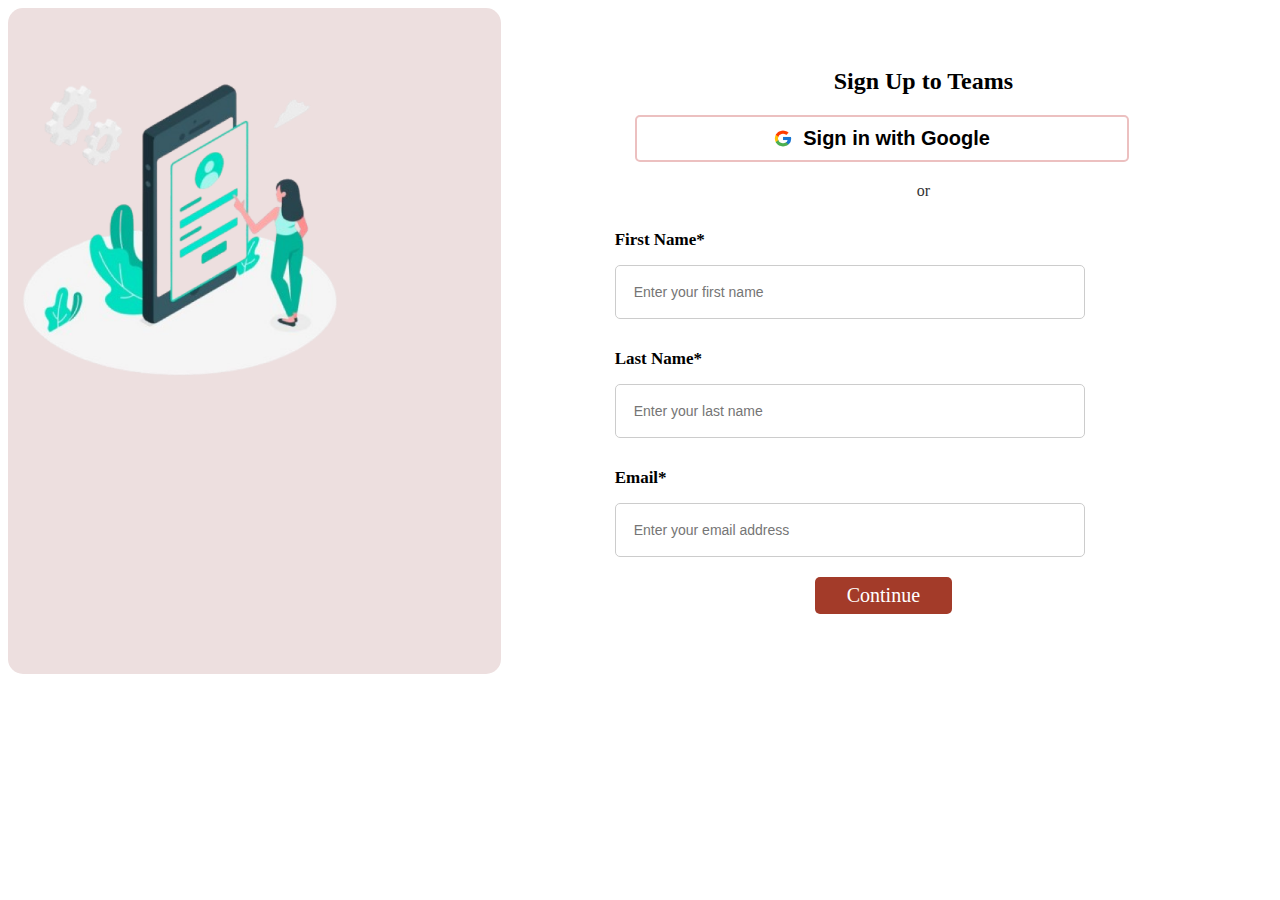
<file: signup/Signup.html>
<!DOCTYPE html>
<html lang="en">
  <head>
    <meta charset="UTF-8" />
    <meta name="viewport" content="width=device-width, initial-scale=1.0" />
    <title>Sign up to Teams</title>
    <link rel="stylesheet" href="Signup.css" />
  </head>
  <body>
    <div class="signup-container">
      <div class="illustration">
        <img src="./Asset/signup.png" alt="Illustration" />
      </div>
      <div class="signup-form">
        <h2>Sign Up to Teams</h2>

        <button class="google-signin">
          <img src="Asset/google.png" class="google" alt="Google Logo" />
          Sign in with Google
        </button>

        <div class="separator">or</div>

        <form>
          <div class="form-group">
            <label>First Name*</label>
            <input type="text" placeholder="Enter your first name" />
          </div>
          <div class="form-group">
            <label>Last Name*</label>
            <input type="text" placeholder="Enter your last name" />
          </div>
          <div class="form-group">
            <label>Email*</label>
            <input type="email" placeholder="Enter your email address" />
          </div>
          <a href="./index.html" class="link">
            <p class="continue-btn">Continue</p>
          </a>
        </form>
      </div>
    </div>
  </body>
</html>
</file>
<file: signup/Signup.css>
.signup-container {
  display: flex;
}

.illustration {
  width: 798px;
  margin: 0 74px 0 0;
  border-radius: 15px;
  background-color: #eddfdf;
}

.illustration img {
  width: 80%;
}

.signup-form {
  width: 1000px;
  padding: 40px;
}

.signup-form h2 {
  text-align: center;
  font-size: 24px;
  margin-bottom: 20px;
}

.google-signin {
  display: flex;
  align-items: center;
  justify-content: center;
  background-color: white;
  border: 2px solid #ecc0c0;
  padding: 10px;
  width: 80%;
  font-size: 20px;
  font-weight: bold;
  margin: 20px;
  cursor: pointer;
  border-radius: 5px;
}

.google-signin img {
  width: 20px;
  margin-right: 10px;
}

.separator {
  text-align: center;
  margin: 20px 0;
  font-size: 16px;
  color: #333;
}

.form-group {
  margin-top: 20px;
}

.form-group label {
  display: block;
  text-align: start;
  font-weight: 700;
  font-size: 17px;
  margin-bottom: 15px;
  margin-top: 30px;
}

.form-group input {
  width: 70%;
  display: block;
  text-align: start;
  padding: 18px;
  border: 1px solid #ccc;
  border-radius: 5px;
  font-size: 14px;
}

.continue-btn {
  width: 20%;
  background-color: #a33b29;
  color: white;
  padding: 7px;
  font-size: 20px;
  margin-top: 20px;
  margin-left: 200px;
  border: none;
  border-radius: 5px;
  cursor: pointer;
  text-align: center;
  text-decoration: none;
}

.continue-btn:hover {
  background-color: #9b2515;
}
.link {
  text-decoration: none;
}
</file>
